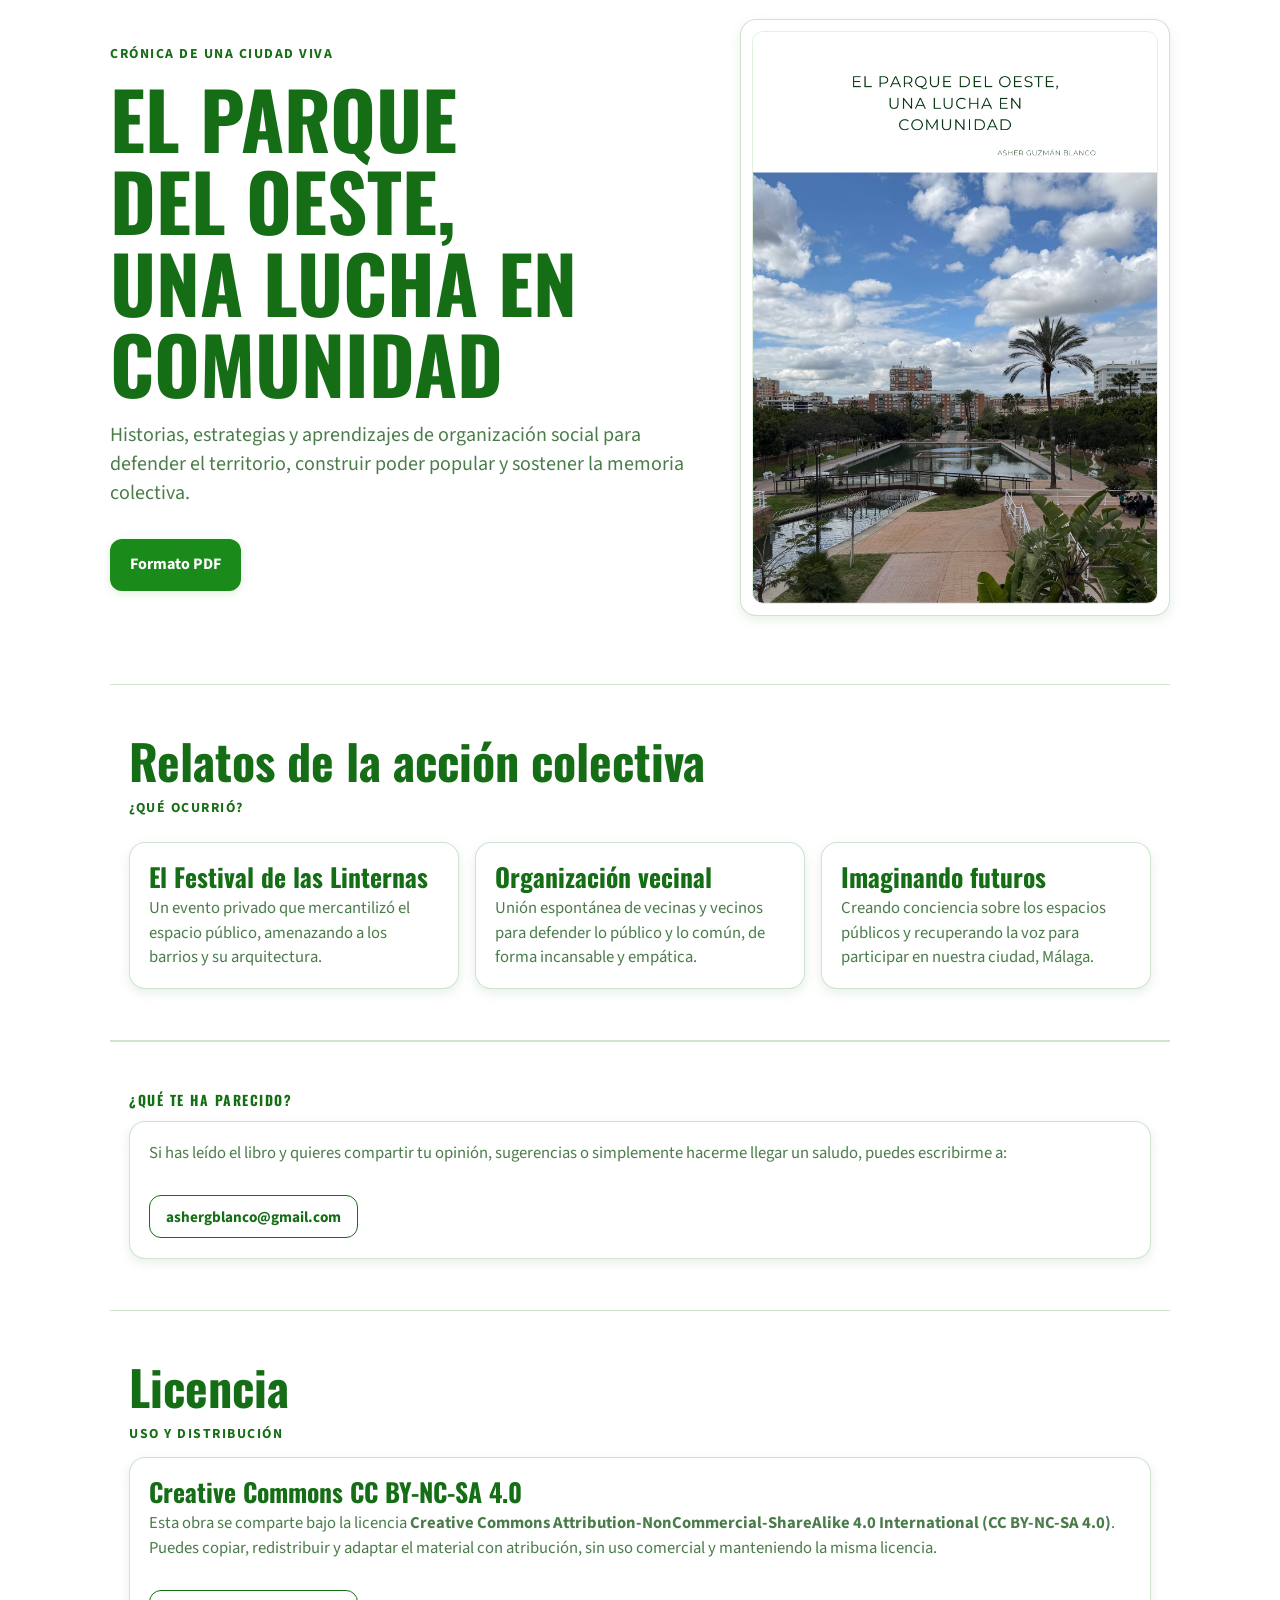
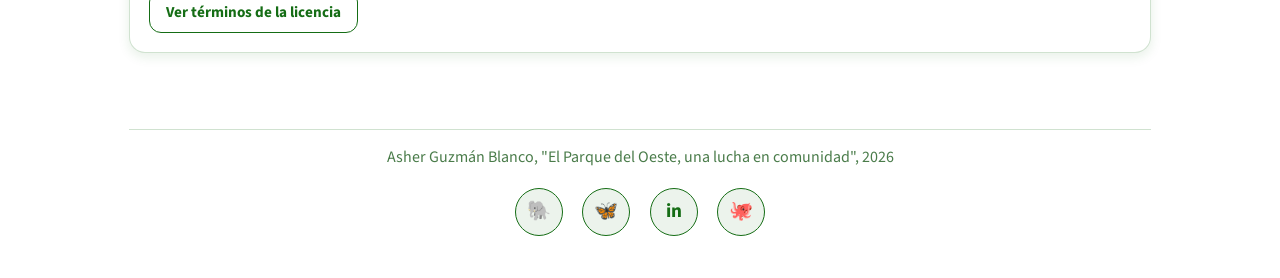
<file: index.html>
<!DOCTYPE html>
<html lang="es">

<head>
	<meta charset="UTF-8">
	<meta name="viewport" content="width=device-width, initial-scale=1.0">
	<title>Un libro sobre la lucha en comunidad</title>
	<link rel="icon"
		href="data:image/svg+xml,<svg xmlns='http://www.w3.org/2000/svg' viewBox='0 0 100 100'><text y='75' font-size='75'>🌳</text></svg>">
	<meta name="description"
		content="Descarga el libro en PDF sobre organización popular, memoria de barrio y lucha social en el Parque del Oeste">
	<link rel="preconnect" href="https://fonts.googleapis.com">
	<link rel="preconnect" href="https://fonts.gstatic.com" crossorigin>
	<link
		href="https://fonts.googleapis.com/css2?family=Oswald:wght@400;500;600;700&family=Source+Sans+3:wght@400;600;700&display=swap"
		rel="stylesheet">
	<link rel="stylesheet" href="css/styles.css">
</head>

<body>
	<header class="hero">
		<div class="hero__backdrop" aria-hidden="true"></div>
		<!-- <nav class="topbar">
			<p class="brand">Nuestras voces se hacen oír</p>
		</nav> -->

		<section class="hero__content hero__layout">
			<div class="hero__copy">
				<p class="tag">Crónica de una ciudad viva</p>
				<h1>El Parque del Oeste, una lucha en comunidad</h1>
				<p class="lead">
					Historias, estrategias y aprendizajes de organización social para defender el territorio,
					construir poder popular y sostener la memoria colectiva.
				</p>
				<div class="hero__actions">
					<a class="btn" href="res/docs/luchaencomunidad.pdf" target="_blank">Formato PDF</a>
					<!-- <a class="btn" href="#descarga">Formato ePub</a> -->
				</div>
			</div>
			<figure class="hero__media" aria-label="Portada del libro Lucha en Comunidad">
				<img src="res/img/portada.png" alt="Portada del libro Lucha en Comunidad">
			</figure>
		</section>
	</header>

	<main>
		<section id="contenido" class="section section--contrast">
			<div class="section__header">
				<h2>Relatos de la acción colectiva</h2>
				<p class="section__eyebrow">¿Qué ocurrió?</p>
			</div>

			<div class="cards">
				<article class="card">
					<h3>El Festival de las Linternas</h3>
					<p>
						Un evento privado que mercantilizó el espacio público, amenazando a los barrios y su
						arquitectura.
					</p>
				</article>
				<article class="card">
					<h3>Organización vecinal</h3>
					<p>
						Unión espontánea de vecinas y vecinos para defender lo público y lo común, de forma incansable y
						empática.
					</p>
				</article>
				<article class="card">
					<h3>Imaginando futuros</h3>
					<p>
						Creando conciencia sobre los espacios públicos y recuperando la voz para participar en nuestra
						ciudad, Málaga.
					</p>
				</article>
			</div>
		</section>

		<section id="feedback" class="section section--contrast">
			<div class="section__header">
				<h3 class="section__eyebrow">¿Qué te ha parecido?</h3>
			</div>
			<article class="card">
				<p>
					Si has leído el libro y quieres compartir tu opinión, sugerencias o simplemente hacerme llegar un saludo,
					puedes escribirme a:
				</p>
				<div class="hero__actions">
					<a class="btn btn--ghost btn--small" href="mailto:ashergblanco@gmail.com">ashergblanco@gmail.com</a>
				</div>
			</article>
		</section>

		<section id="licencia" class="section">
			<div class="section__header">
				<h2>Licencia</h2>
				<p class="section__eyebrow">Uso y distribución</p>
			</div>
			<article class="card">
				<h3>Creative Commons CC BY-NC-SA 4.0</h3>
				<p>
					Esta obra se comparte bajo la licencia
					<strong>Creative Commons Attribution-NonCommercial-ShareAlike 4.0 International (CC BY-NC-SA
						4.0)</strong>.
					Puedes copiar, redistribuir y adaptar el material con atribución, sin uso comercial y manteniendo la
					misma licencia.
				</p>
				<div class="hero__actions">
					<a class="btn btn--ghost btn--small"
						href="https://creativecommons.org/licenses/by-nc-sa/4.0/deed.es" target="_blank"
						rel="noopener noreferrer">Ver términos de la licencia</a>
				</div>
			</article>
		</section>
	</main>

	<footer class="footer">
		<p>Asher Guzmán Blanco, "El Parque del Oeste, una lucha en comunidad", 2026</p>
		<nav class="social-links">
			<a href="https://dotnet.social/@beelzenef" target="_blank" rel="noopener noreferrer" aria-label="Mastodon">
				<span class="social-icon">🐘</span>
			</a>
			<a href="https://bsky.app/profile/ashergblanco.bsky.social" target="_blank" rel="noopener noreferrer"
				aria-label="Bluesky">
				<span class="social-icon">🦋</span>
			</a>
			<a href="https://www.linkedin.com/in/elena-guzman-blanco/" target="_blank" rel="noopener noreferrer"
				aria-label="LinkedIn">
				<span class="social-icon">in</span>
			</a>
			<a href="https://github.com/Beelzenef/parqueoeste_book" target="_blank" rel="noopener noreferrer"
				aria-label="GitHub">
				<span class="social-icon">🐙</span>
			</a>	
		</nav>
	</footer>
</body>

</html>
</file>
<file: css/styles.css>
:root {
	--bg: #ffffff;
	--surface: #ffffff;
	--surface-soft: #ffffff;
	--text: #156d15;
	--muted: #4a7c4a;
	--primary: #156d15;
	--primary-strong: #0d470d;
	--line: rgba(21, 109, 21, 0.2);
	--shadow: 0 4px 12px rgba(21, 109, 21, 0.1);
}

* {
	box-sizing: border-box;
}

html,
body {
	margin: 0;
	padding: 0;
}

body {
	font-family: "Source Sans 3", sans-serif;
	color: var(--text);
	background: #ffffff;
	min-height: 100vh;
	line-height: 1.45;
}

.hero {
	position: relative;
	overflow: hidden;
	padding: 1.2rem 1.2rem 4.2rem;
}

.hero__backdrop {
	position: absolute;
	inset: 0;
	background: transparent;
	z-index: -1;
}

.topbar,
.hero__content,
.section,
.footer {
	max-width: 1060px;
	margin: 0 auto;
}

.hero__layout {
	display: grid;
	grid-template-columns: minmax(0, 1fr) minmax(260px, 430px);
	gap: 1.8rem;
	align-items: center;
}

.hero__media {
	margin: 0;
	justify-self: end;
	width: min(100%, 430px);
	border-radius: 1rem;
	padding: 0.7rem;
	background: #ffffff;
	border: 1px solid var(--line);
	box-shadow: var(--shadow);
	animation: rise 700ms ease-out 180ms both;
}

.hero__media img {
	display: block;
	width: 100%;
	height: auto;
	border-radius: 0.7rem;
	border: 1px solid rgba(34, 163, 34, 0.14);
}

.topbar {
	display: flex;
	justify-content: space-between;
	align-items: center;
	gap: 1rem;
	margin-bottom: 3.2rem;
}

.brand {
	margin: 0;
	font-family: "Oswald", sans-serif;
	letter-spacing: 0.1em;
	font-weight: 600;
	color: var(--muted);
}

.tag,
.section__eyebrow {
	text-transform: uppercase;
	letter-spacing: 0.11em;
	color: var(--primary);
	font-weight: 700;
	font-size: 0.86rem;
	margin: 0 0 0.8rem;
}

h1,
h2,
h3 {
	font-family: "Oswald", sans-serif;
	line-height: 1.04;
	margin: 0;
}

h1 {
	font-size: clamp(2.3rem, 7.4vw, 4.9rem);
	text-transform: uppercase;
	margin-bottom: 1.1rem;
	max-width: 11ch;
}

.lead {
	max-width: 60ch;
	color: var(--muted);
	font-size: clamp(1.05rem, 2.7vw, 1.25rem);
	margin: 0;
}

.hero__actions {
	margin-top: 1.9rem;
	display: flex;
	flex-wrap: wrap;
	gap: 0.85rem;
}

.btn {
	display: inline-flex;
	align-items: center;
	justify-content: center;
	text-decoration: none;
	border-radius: 0.75rem;
	font-weight: 700;
	border: 1px solid transparent;
	padding: 0.85rem 1.2rem;
	color: #ffffff;
	background: #1a8a1a; 
	transition: transform 180ms ease, box-shadow 180ms ease, background-color 180ms ease;
	box-shadow: 0 2px 8px rgba(26, 138, 26, 0.15);
}

.btn:hover,
.btn:focus-visible {
	transform: translateY(-2px);
	box-shadow: 0 4px 12px rgba(26, 138, 26, 0.2);
}

.btn--ghost {
	color: #156d15;
	background: transparent;
	border-color: #156d15;
	box-shadow: none;
}

.btn--ghost:hover,
.btn--ghost:focus-visible {
	background: rgba(21, 109, 21, 0.08);
	box-shadow: 0 2px 8px rgba(21, 109, 21, 0.15);
}

.btn--small {
	padding: 0.6rem 1rem;
	font-size: 0.95rem;
}

.btn--large {
	font-size: 1.05rem;
	padding: 1rem 1.5rem;
}

.section {
	padding: 3.2rem 1.2rem;
}

.section--contrast {
	background: #ffffff;
	border-top: 1px solid var(--line);
	border-bottom: 1px solid var(--line);
}

.section__header h2,
.cta h2 {
	font-size: clamp(1.9rem, 5vw, 3rem);
	margin-bottom: 0.8rem;
}

.cards {
	margin-top: 1.5rem;
	display: grid;
	gap: 1rem;
	grid-template-columns: repeat(3, minmax(0, 1fr));
}

.card {
	background: #ffffff;
	border: 1px solid var(--line);
	border-radius: 1rem;
	padding: 1.2rem;
	box-shadow: var(--shadow);
}

.card h3 {
	margin-bottom: 0.45rem;
	font-size: 1.6rem;
}

.card p,
.cta p {
	margin: 0;
	color: var(--muted);
	font-size: 1.04rem;
}

.section--cta {
	padding-top: 3.6rem;
	padding-bottom: 4rem;
}

.cta {
	display: grid;
	grid-template-columns: 1fr auto;
	align-items: center;
	gap: 1.2rem;
	border: 1px solid var(--line);
	border-radius: 1rem;
	background: #ffffff;
	padding: 1.4rem;
	box-shadow: var(--shadow);
}

.footer {
	padding: 1.5rem 1.2rem 2.6rem;
}

.footer p {
	margin: 0;
	color: var(--muted);
	border-top: 1px solid var(--line);
	padding-top: 1rem;
	text-align: center;
}

.author {
	background: #ffffff;
	border: 1px solid var(--line);
	border-radius: 1rem;
	padding: 2rem 1.5rem;
	box-shadow: none;
	text-align: center;
	max-width: 500px;
	margin: 1.5rem auto;
}

.author h3 {
	font-size: 1.8rem;
	margin-bottom: 0.5rem;
}

.author p {
	color: var(--muted);
	margin: 0 0 1.5rem;
	font-size: 1.04rem;
}

.social-links {
	display: flex;
	justify-content: center;
	gap: 1.2rem;
	flex-wrap: wrap;
	margin: 1.2rem 0 0;
}

.social-links a {
	display: inline-flex;
	align-items: center;
	justify-content: center;
	width: 3rem;
	height: 3rem;
	border-radius: 50%;
	background: rgba(21, 109, 21, 0.08);
	border: 1px solid var(--primary);
	color: var(--primary);
	text-decoration: none;
	transition: all 200ms ease;
	font-weight: 700;
	font-size: 1.2rem;
}

.social-links a:hover,
.social-links a:focus-visible {
	background: var(--primary);
	color: #ffffff;
	transform: scale(1.1);
}

@keyframes rise {
	from {
		opacity: 0;
		transform: translateY(18px);
	}
	to {
		opacity: 1;
		transform: translateY(0);
	}
}

.hero__content,
.card,
.cta {
	animation: rise 700ms ease-out both;
}

.card:nth-child(2) {
	animation-delay: 120ms;
}

.card:nth-child(3) {
	animation-delay: 220ms;
}

@media (max-width: 900px) {
	.hero__layout {
		grid-template-columns: 1fr;
	}

	.hero__media {
		justify-self: stretch;
		max-width: 460px;
		width: 100%;
	}

	.cards {
		grid-template-columns: 1fr;
	}

	.cta {
		grid-template-columns: 1fr;
	}

	.btn--large {
		width: 100%;
	}

	.social-links {
		display: flex;
	}

	.social-links a {
		width: 2.5rem;
		height: 2.5rem;
		font-size: 1rem;
	}
}

@media (max-width: 580px) {
	.hero {
		padding-top: 1rem;
		padding-bottom: 3rem;
	}

	.topbar {
		margin-bottom: 2rem;
	}

	.brand {
		font-size: 0.95rem;
	}

	.btn {
		width: 100%;
	}

	.hero__actions {
		width: 100%;
	}

	.section {
		padding-left: 1rem;
		padding-right: 1rem;
	}
}
</file>
